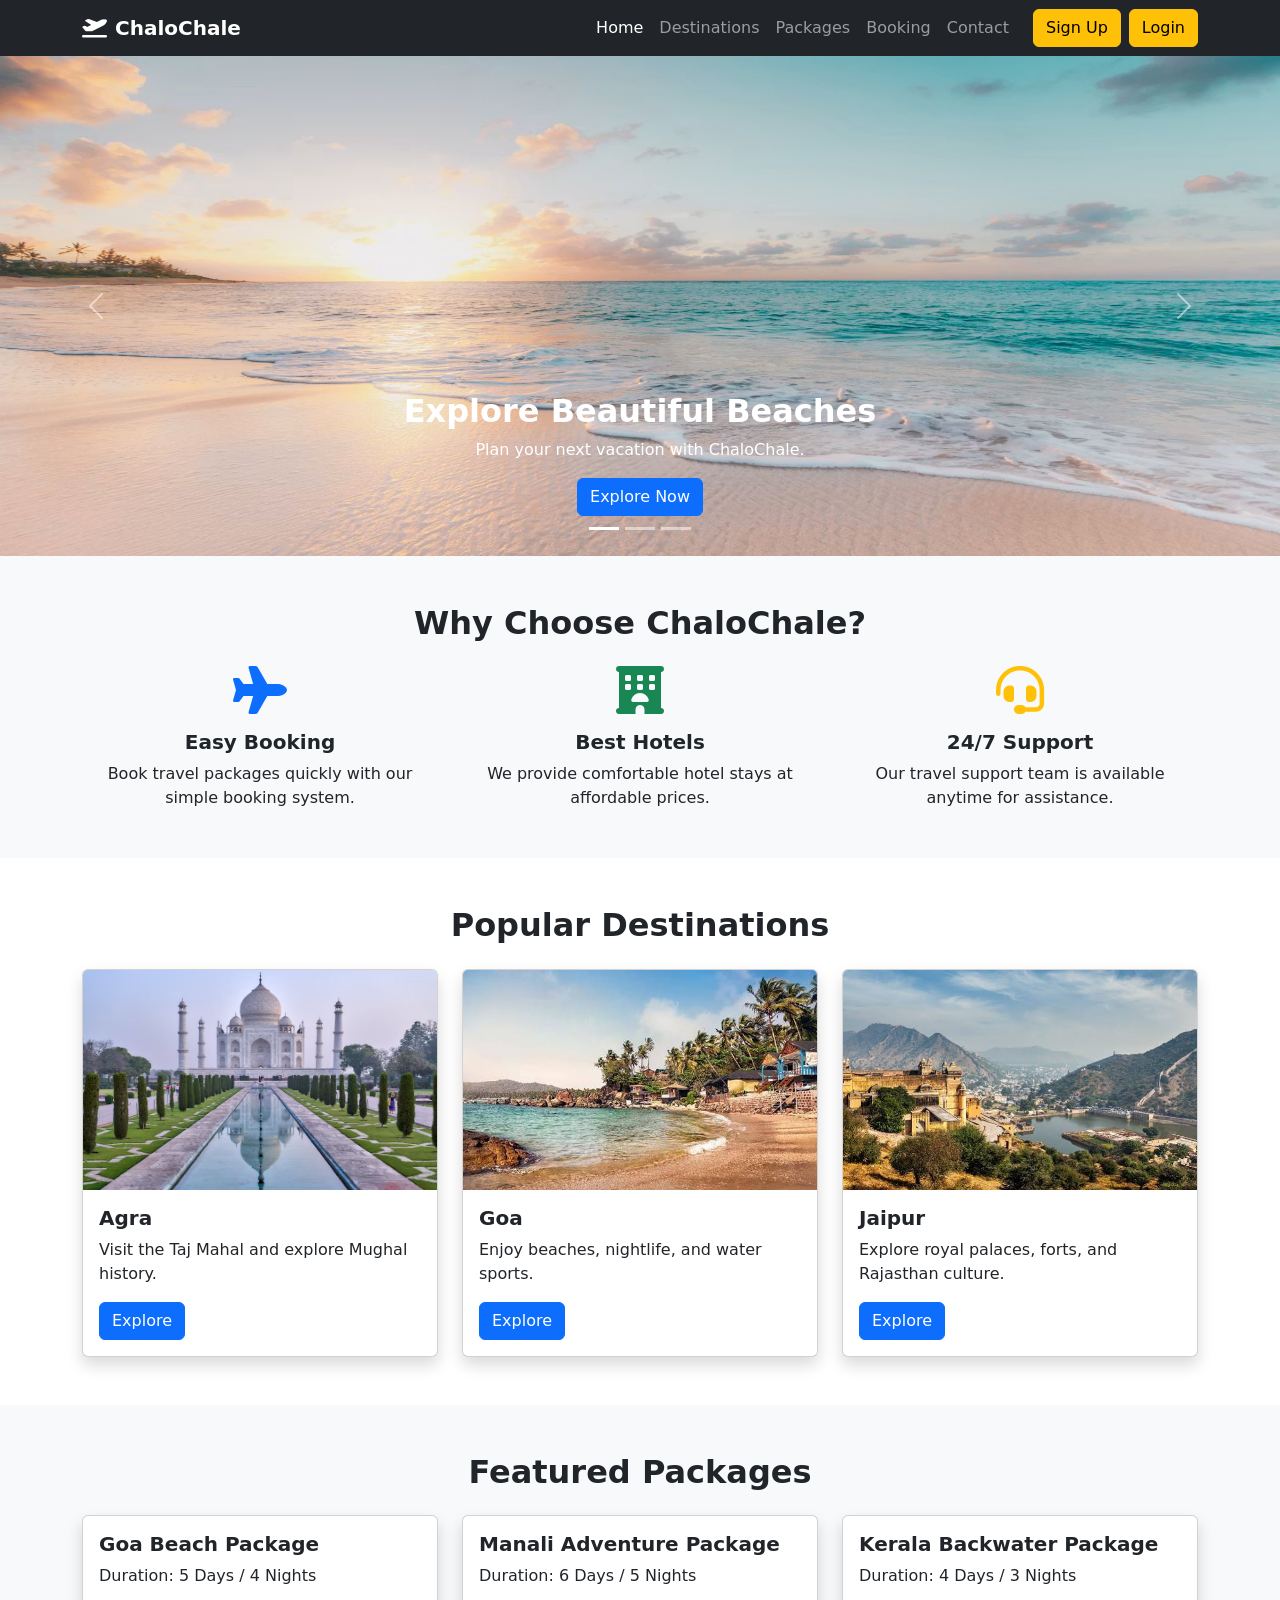
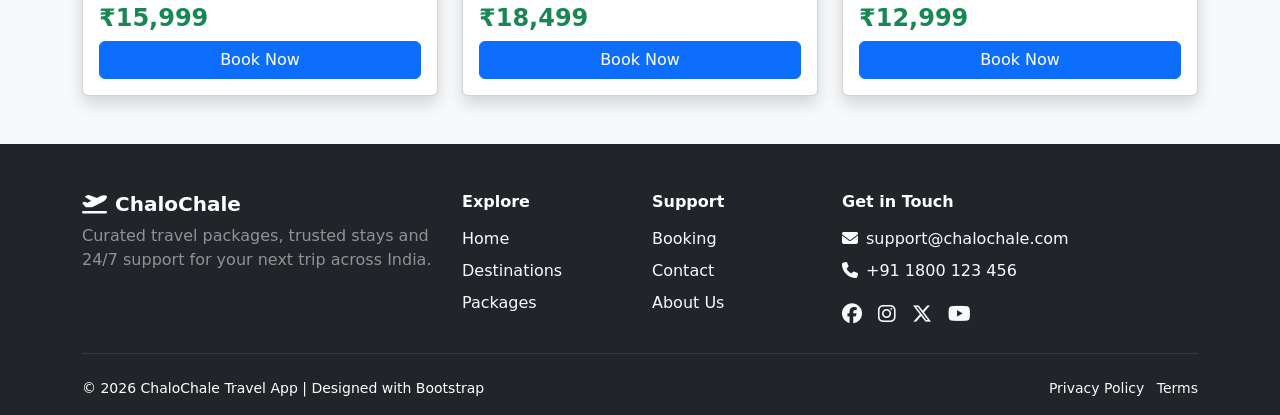
<file: index.html>
<!DOCTYPE html>
<html lang="en">

<head>
    <meta charset="UTF-8">
    <meta name="viewport" content="width=device-width, initial-scale=1.0">
    <title>ChaloChale</title>
    <link href="https://cdn.jsdelivr.net/npm/bootstrap@5.3.8/dist/css/bootstrap.min.css" rel="stylesheet"
        integrity="sha384-sRIl4kxILFvY47J16cr9ZwB07vP4J8+LH7qKQnuqkuIAvNWLzeN8tE5YBujZqJLB" crossorigin="anonymous">
    <link rel="stylesheet" href="css/style.css">
    <link rel="stylesheet" href="https://cdnjs.cloudflare.com/ajax/libs/font-awesome/6.7.2/css/all.min.css">
</head>

<body>
    <!-- Navbar Start -->
    <div class="container-fluid p-0">
        <nav class="navbar navbar-expand-lg navbar-dark bg-dark">
            <div class="container">
                <a class="navbar-brand fw-bold" href="index.html"><i
                        class="fa-solid fa-plane-departure me-2"></i>ChaloChale</a>
                <button class="navbar-toggler" type="button" data-bs-toggle="collapse" data-bs-target="#navbarNav"
                    aria-controls="navbarNav" aria-expanded="false" aria-label="Toggle navigation">
                    <span class="navbar-toggler-icon"></span>
                </button>
                <div class="collapse navbar-collapse" id="navbarNav">
                    <ul class="navbar-nav ms-auto">
                        <li class="nav-item"><a class="nav-link active" href="index.html">Home</a></li>
                        <li class="nav-item"><a class="nav-link" href="destinations.html">Destinations</a></li>
                        <li class="nav-item"><a class="nav-link" href="Packages.html">Packages</a></li>
                        <li class="nav-item"><a class="nav-link" href="booking.html">Booking</a></li>
                        <li class="nav-item"><a class="nav-link" href="contact.html">Contact</a></li>
                    </ul>
                    <div class="d-flex gap-2 ms-lg-3 mt-3 mt-lg-0">
                        <a href="signup.html" class="btn btn-warning">Sign Up</a>
                        <a href="login.html" class="btn btn-warning">Login</a>
                    </div>
                </div>
            </div>
        </nav>
    </div>
    <!-- Navbar End -->

    <!-- Carousel Start -->
    <div class="row">
        <div class="col-md-12">
            <div id="travelCarousel" class="carousel slide" data-bs-ride="carousel">
                <div class="carousel-indicators">
                    <button type="button" data-bs-target="#travelCarousel" data-bs-slide-to="0" class="active"></button>
                    <button type="button" data-bs-target="#travelCarousel" data-bs-slide-to="1"></button>
                    <button type="button" data-bs-target="#travelCarousel" data-bs-slide-to="2"></button>
                </div>
                <div class="carousel-inner">
                    <div class="carousel-item active">
                        <img src="images/beach.jpg"
                            class="d-block w-100" height="500" alt="Beach">
                        <div class="carousel-caption">
                            <h2 class="fw-bold">Explore Beautiful Beaches</h2>
                            <p>Plan your next vacation with ChaloChale.</p>
                            <button class="btn btn-primary">Explore Now</button>
                        </div>
                    </div>
                    <div class="carousel-item">
                        <img src="images/mountains.jpg"
                            class="d-block w-100" height="500" alt="Mountains">
                        <div class="carousel-caption">
                            <h2 class="fw-bold">Adventure in Mountains</h2>
                            <p>Discover trekking and hiking packages.</p>
                            <button class="btn btn-success">View Packages</button>
                        </div>
                    </div>
                    <div class="carousel-item">
                        <img src="images/city.jpg"
                            class="d-block w-100" height="500" alt="City">
                        <div class="carousel-caption">
                            <h2 class="fw-bold">Enjoy City Tours</h2>
                            <p>Book affordable city travel plans.</p>
                            <button class="btn btn-warning">Book Trip</button>
                        </div>
                    </div>
                </div>
                <button class="carousel-control-prev" type="button" data-bs-target="#travelCarousel"
                    data-bs-slide="prev">
                    <span class="carousel-control-prev-icon"></span>
                </button>
                <button class="carousel-control-next" type="button" data-bs-target="#travelCarousel"
                    data-bs-slide="next">
                    <span class="carousel-control-next-icon"></span>
                </button>
            </div>
        </div>
    </div>
    <!-- Carousel End -->

    <!-- Services Section -->
    <section class="py-5 bg-light">
        <div class="container">
            <h2 class="text-center fw-bold mb-4">Why Choose ChaloChale?</h2>
            <div class="row g-4 text-center">
                <div class="col-12 col-sm-6 col-lg-4">
                    <i class="fa-solid fa-plane fa-3x text-primary mb-3"></i>
                    <h5 class="fw-bold">Easy Booking</h5>
                    <p class="mb-0">Book travel packages quickly with our simple booking system.</p>
                </div>
                <div class="col-12 col-sm-6 col-lg-4">
                    <i class="fa-solid fa-hotel fa-3x text-success mb-3"></i>
                    <h5 class="fw-bold">Best Hotels</h5>
                    <p class="mb-0">We provide comfortable hotel stays at affordable prices.</p>
                </div>
                <div class="col-12 col-sm-6 col-lg-4">
                    <i class="fa-solid fa-headset fa-3x text-warning mb-3"></i>
                    <h5 class="fw-bold">24/7 Support</h5>
                    <p class="mb-0">Our travel support team is available anytime for assistance.</p>
                </div>
            </div>
        </div>
    </section>
    <!-- Services Section End -->

    <!-- Destinations Section -->
    <section class="py-5">
        <div class="container">
            <h2 class="text-center fw-bold mb-4">Popular Destinations</h2>
            <div class="row g-4">
                <div class="col-12 col-sm-6 col-lg-4">
                    <div class="card h-100 shadow">
                        <img src="images/TajMahal.jpg" class="card-img-top" alt="Agra">
                        <div class="card-body d-flex flex-column">
                            <h5 class="card-title fw-bold">Agra</h5>
                            <p class="card-text">Visit the Taj Mahal and explore Mughal history.</p>
                            <a href="#" class="btn btn-primary mt-auto align-self-start">Explore</a>
                        </div>
                    </div>
                </div>
                <div class="col-12 col-sm-6 col-lg-4">
                    <div class="card h-100 shadow">
                        <img src="images/Goa.jpeg" class="card-img-top" alt="Goa">
                        <div class="card-body d-flex flex-column">
                            <h5 class="card-title fw-bold">Goa</h5>
                            <p class="card-text">Enjoy beaches, nightlife, and water sports.</p>
                            <a href="#" class="btn btn-primary mt-auto align-self-start">Explore</a>
                        </div>
                    </div>
                </div>
                <div class="col-12 col-sm-6 col-lg-4">
                    <div class="card h-100 shadow">
                        <img src="images/jaipur.jpg" class="card-img-top" alt="Jaipur">
                        <div class="card-body d-flex flex-column">
                            <h5 class="card-title fw-bold">Jaipur</h5>
                            <p class="card-text">Explore royal palaces, forts, and Rajasthan culture.</p>
                            <a href="#" class="btn btn-primary mt-auto align-self-start">Explore</a>
                        </div>
                    </div>
                </div>
            </div>
        </div>
    </section>
    <!-- Destination Section End -->

    <!-- Packages Section -->
    <section class="py-5 bg-light">
        <div class="container">
            <h2 class="text-center fw-bold mb-4">Featured Packages</h2>
            <div class="row g-4">
                <!-- Goa Package -->
                <div class="col-12 col-sm-6 col-lg-4">
                    <div class="card h-100 shadow">
                        <div class="card-body d-flex flex-column">
                            <h5 class="fw-bold">Goa Beach Package</h5>
                            <p>Duration: 5 Days / 4 Nights</p>
                            <h4 class="text-success fw-bold">₹15,999</h4>
                            <button class="btn btn-primary w-100 mt-auto" data-bs-toggle="modal"
                                data-bs-target="#bookingModal">Book Now</button>
                        </div>
                    </div>
                </div>
                <!-- Manali Package -->
                <div class="col-12 col-sm-6 col-lg-4">
                    <div class="card h-100 shadow">
                        <div class="card-body d-flex flex-column">
                            <h5 class="fw-bold">Manali Adventure Package</h5>
                            <p>Duration: 6 Days / 5 Nights</p>
                            <h4 class="text-success fw-bold">₹18,499</h4>
                            <button class="btn btn-primary w-100 mt-auto" data-bs-toggle="modal"
                                data-bs-target="#bookingModal">Book Now</button>
                        </div>
                    </div>
                </div>
                <!-- Kerala Package -->
                <div class="col-12 col-sm-6 col-lg-4">
                    <div class="card h-100 shadow">
                        <div class="card-body d-flex flex-column">
                            <h5 class="fw-bold">Kerala Backwater Package</h5>
                            <p>Duration: 4 Days / 3 Nights</p>
                            <h4 class="text-success fw-bold">₹12,999</h4>
                            <button class="btn btn-primary w-100 mt-auto" data-bs-toggle="modal"
                                data-bs-target="#bookingModal">Book Now</button>
                        </div>
                    </div>
                </div>
            </div>
        </div>
    </section>
    <!-- Packages Section End -->

    <!-- Booking Modal Start -->
    <div class="modal fade" id="bookingModal" tabindex="-1">
        <div class="modal-dialog modal-lg">
            <div class="modal-content">
                <div class="modal-header bg-primary text-white">
                    <h5 class="modal-title">Book Your Trip</h5>
                    <button type="button" class="btn-close btn-close-white" data-bs-dismiss="modal"></button>
                </div>
                <div class="modal-body">
                    <form>
                        <div class="row">
                            <div class="col-md-6 mb-3">
                                <label class="form-label">Full Name</label>
                                <input type="text" class="form-control" placeholder="Enter your name">
                            </div>
                            <div class="col-md-6 mb-3">
                                <label class="form-label">Email</label>
                                <input type="email" class="form-control" placeholder="Enter email">
                            </div>
                        </div>
                        <div class="row">
                            <div class="col-md-6 mb-3">
                                <label class="form-label">Select Destination</label>
                                <select class="form-select">
                                    <option>Goa</option>
                                    <option>Manali</option>
                                    <option>Kerala</option>
                                    <option>Jaipur</option>
                                </select>
                            </div>
                            <div class="col-md-6 mb-3">
                                <label class="form-label">Travel Date</label>
                                <input type="date" class="form-control">
                            </div>
                        </div>
                        <div class="mb-3">
                            <label class="form-label">Number of People</label>
                            <input type="number" class="form-control" placeholder="Enter number of people">
                        </div>
                        <div class="mb-3">
                            <label class="form-label">Message</label>
                            <textarea class="form-control" rows="3" placeholder="Any special request?"></textarea>
                        </div>
                        <button type="submit" class="btn btn-success w-100">Submit Booking Request</button>
                    </form>
                </div>
            </div>
        </div>
    </div>
    <!-- Booking Modal End -->

    <!-- Footer -->
    <footer class="site-footer bg-dark text-white pt-5 pb-3">
        <div class="container">
            <div class="row g-4">
                <div class="col-12 col-lg-4">
                    <h5 class="fw-bold"><i class="fa-solid fa-plane-departure me-2"></i>ChaloChale</h5>
                    <p class="text-white-50 mb-0">Curated travel packages, trusted stays and 24/7 support for your next
                        trip across India.</p>
                </div>
                <div class="col-6 col-md-3 col-lg-2">
                    <h6 class="fw-bold mb-3">Explore</h6>
                    <ul class="list-unstyled mb-0">
                        <li class="mb-2"><a class="link-light" href="index.html">Home</a></li>
                        <li class="mb-2"><a class="link-light" href="destinations.html">Destinations</a></li>
                        <li class="mb-2"><a class="link-light" href="Packages.html">Packages</a></li>
                    </ul>
                </div>
                <div class="col-6 col-md-3 col-lg-2">
                    <h6 class="fw-bold mb-3">Support</h6>
                    <ul class="list-unstyled mb-0">
                        <li class="mb-2"><a class="link-light" href="booking.html">Booking</a></li>
                        <li class="mb-2"><a class="link-light" href="contact.html">Contact</a></li>
                        <li class="mb-2"><a class="link-light" href="about.html">About Us</a></li>
                    </ul>
                </div>
                <div class="col-12 col-md-6 col-lg-4">
                    <h6 class="fw-bold mb-3">Get in Touch</h6>
                    <ul class="list-unstyled mb-3">
                        <li class="mb-2"><i class="fa-solid fa-envelope me-2"></i><a class="link-light"
                                href="mailto:support@chalochale.com">support@chalochale.com</a></li>
                        <li class="mb-2"><i class="fa-solid fa-phone me-2"></i><a class="link-light"
                                href="tel:+911800123456">+91 1800 123 456</a></li>
                    </ul>
                    <div class="d-flex gap-3 fs-5">
                        <a class="link-light" href="#" aria-label="Facebook"><i class="fa-brands fa-facebook"></i></a>
                        <a class="link-light" href="#" aria-label="Instagram"><i class="fa-brands fa-instagram"></i></a>
                        <a class="link-light" href="#" aria-label="X"><i class="fa-brands fa-x-twitter"></i></a>
                        <a class="link-light" href="#" aria-label="YouTube"><i class="fa-brands fa-youtube"></i></a>
                    </div>
                </div>
            </div>
            <hr class="border-secondary my-4">
            <div
                class="d-flex flex-column flex-sm-row justify-content-between align-items-center gap-2 text-center text-sm-start">
                <p class="mb-0 small">&copy; 2026 ChaloChale Travel App | Designed with Bootstrap</p>
                <ul class="list-inline mb-0 small">
                    <li class="list-inline-item"><a class="link-light" href="#">Privacy Policy</a></li>
                    <li class="list-inline-item"><a class="link-light" href="#">Terms</a></li>
                </ul>
            </div>
        </div>
    </footer>

    <script src="https://cdn.jsdelivr.net/npm/bootstrap@5.3.8/dist/js/bootstrap.bundle.min.js"
        integrity="sha384-FKyoEForCGlyvwx9Hj09JcYn3nv7wiPVlz7YYwJrWVcXK/BmnVDxM+D2scQbITxI"
        crossorigin="anonymous"></script>
</body>

</html>
</file>
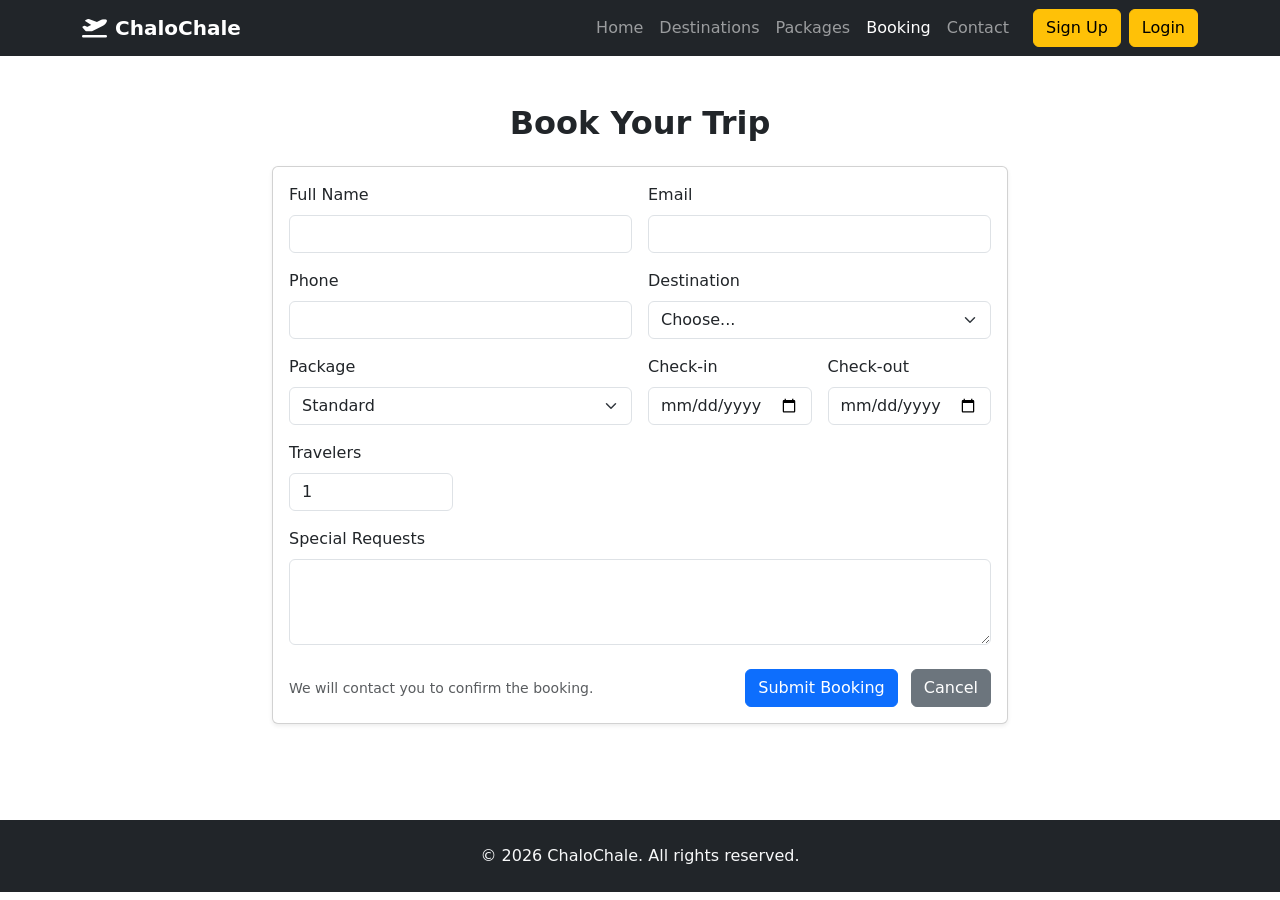
<file: booking.html>
﻿<!DOCTYPE html>
<html lang="en">

<head>
    <meta charset="UTF-8">
    <meta name="viewport" content="width=device-width, initial-scale=1.0">
    <title>Booking - ChaloChale</title>
    <link href="https://cdn.jsdelivr.net/npm/bootstrap@5.3.8/dist/css/bootstrap.min.css" rel="stylesheet"
        integrity="sha384-sRIl4kxILFvY47J16cr9ZwB07vP4J8+LH7qKQnuqkuIAvNWLzeN8tE5YBujZqJLB" crossorigin="anonymous">
    <link rel="stylesheet" href="css/style.css">
    <link rel="stylesheet" href="https://cdnjs.cloudflare.com/ajax/libs/font-awesome/6.7.2/css/all.min.css">
</head>

<body>
    <!-- Navbar Start -->
    <div class="container-fluid p-0">
        <nav class="navbar navbar-expand-lg navbar-dark bg-dark">
            <div class="container">
                <a class="navbar-brand fw-bold" href="index.html"><i class="fa-solid fa-plane-departure me-2"></i>ChaloChale</a>
                <button class="navbar-toggler" type="button" data-bs-toggle="collapse" data-bs-target="#navbarNav"
                    aria-controls="navbarNav" aria-expanded="false" aria-label="Toggle navigation">
                    <span class="navbar-toggler-icon"></span>
                </button>
                <div class="collapse navbar-collapse" id="navbarNav">
                    <ul class="navbar-nav ms-auto">
                        <li class="nav-item"><a class="nav-link" href="index.html">Home</a></li>
                        <li class="nav-item"><a class="nav-link" href="destinations.html">Destinations</a></li>
                        <li class="nav-item"><a class="nav-link" href="Packages.html">Packages</a></li>
                        <li class="nav-item"><a class="nav-link active" href="booking.html">Booking</a></li>
                        <li class="nav-item"><a class="nav-link" href="contact.html">Contact</a></li>
                    </ul>
                    <div class="d-flex gap-2 ms-lg-3 mt-3 mt-lg-0">
                        <a href="signup.html" class="btn btn-warning">Sign Up</a>
                        <a href="login.html" class="btn btn-warning">Login</a>
                    </div>
                </div>
            </div>
        </nav>
    </div>
    <!-- Navbar End -->

    <section class="py-5">
        <div class="container">
            <h2 class="text-center fw-bold mb-4">Book Your Trip</h2>
            <div class="row justify-content-center">
                <div class="col-12 col-md-8">
                    <div class="card shadow-sm">
                        <div class="card-body">
                            <form id="bookingForm">
                                <div class="row g-3">
                                    <div class="col-md-6">
                                        <label for="fullName" class="form-label">Full Name</label>
                                        <input type="text" class="form-control" id="fullName" name="fullName" required>
                                    </div>
                                    <div class="col-md-6">
                                        <label for="email" class="form-label">Email</label>
                                        <input type="email" class="form-control" id="email" name="email" required>
                                    </div>
                                    <div class="col-md-6">
                                        <label for="phone" class="form-label">Phone</label>
                                        <input type="tel" class="form-control" id="phone" name="phone" required>
                                    </div>
                                    <div class="col-md-6">
                                        <label for="destination" class="form-label">Destination</label>
                                        <select id="destination" name="destination" class="form-select" required>
                                            <option value="">Choose...</option>
                                            <option>Agra</option>
                                            <option>Goa</option>
                                            <option>Jaipur</option>
                                            <option>Manali</option>
                                            <option>Shimla</option>
                                        </select>
                                    </div>
                                    <div class="col-md-6">
                                        <label for="package" class="form-label">Package</label>
                                        <select id="package" name="package" class="form-select">
                                            <option value="">Standard</option>
                                            <option>Premium</option>
                                            <option>Luxury</option>
                                        </select>
                                    </div>
                                    <div class="col-md-3">
                                        <label for="checkin" class="form-label">Check-in</label>
                                        <input type="date" class="form-control" id="checkin" name="checkin" required>
                                    </div>
                                    <div class="col-md-3">
                                        <label for="checkout" class="form-label">Check-out</label>
                                        <input type="date" class="form-control" id="checkout" name="checkout" required>
                                    </div>
                                    <div class="col-md-3">
                                        <label for="travelers" class="form-label">Travelers</label>
                                        <input type="number" class="form-control" id="travelers" name="travelers" min="1" value="1" required>
                                    </div>
                                    <div class="col-md-12">
                                        <label for="requests" class="form-label">Special Requests</label>
                                        <textarea class="form-control" id="requests" name="requests" rows="3"></textarea>
                                    </div>
                                </div>

                                <div class="mt-4 d-flex justify-content-between align-items-center">
                                    <div class="text-muted small">We will contact you to confirm the booking.</div>
                                    <div>
                                        <button type="submit" class="btn btn-primary">Submit Booking</button>
                                        <a href="index.html" class="btn btn-secondary ms-2">Cancel</a>
                                    </div>
                                </div>
                            </form>

                            <div id="bookingAlert" class="alert mt-3 d-none" role="alert"></div>
                        </div>
                    </div>
                </div>
            </div>
        </div>
    </section>

    <!-- Footer Start -->
    <footer class="site-footer bg-dark text-light py-4 mt-5">
        <div class="container text-center">
            <p class="mb-0">&copy; <span id="year"></span> ChaloChale. All rights reserved.</p>
        </div>
    </footer>
    <!-- Footer End -->

    <script src="https://cdn.jsdelivr.net/npm/bootstrap@5.3.8/dist/js/bootstrap.bundle.min.js" integrity="sha384-ENjdO4Dr2bkBIFxQpeoYz1HIcje39Wm4jDKdf19U8gI4ddQ3GYNS7NTKfAdVQSZe" crossorigin="anonymous"></script>
    <script>
        // Simple client-side handler: show a success message and reset form
        document.getElementById('bookingForm').addEventListener('submit', function (e) {
            e.preventDefault();
            const alertEl = document.getElementById('bookingAlert');
            alertEl.classList.remove('d-none', 'alert-danger');
            alertEl.classList.add('alert-success');
            alertEl.textContent = 'Thank you! Your booking request has been submitted. We will contact you shortly.';
            // Optionally: collect values or send to backend via fetch
            this.reset();
        });

        // set current year in footer
        document.getElementById('year').textContent = new Date().getFullYear();
    </script>
</body>

</html>
</file>
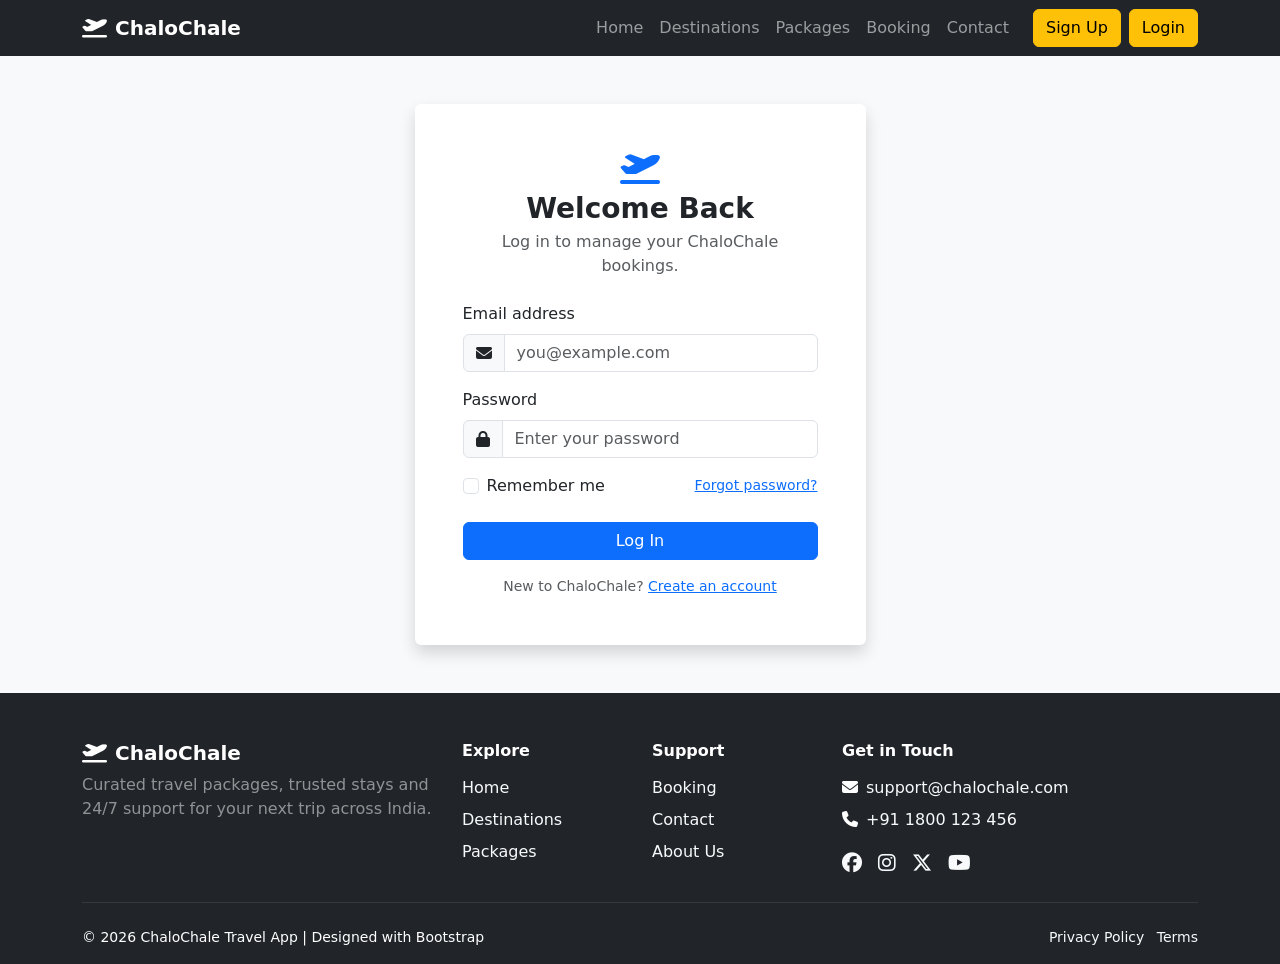
<file: login.html>
<!DOCTYPE html>
<html lang="en">
 
<head>
    <meta charset="UTF-8">
    <meta name="viewport" content="width=device-width, initial-scale=1.0">
    <title>Login | ChaloChale</title>
    <link href="https://cdn.jsdelivr.net/npm/bootstrap@5.3.8/dist/css/bootstrap.min.css" rel="stylesheet"
        integrity="sha384-sRIl4kxILFvY47J16cr9ZwB07vP4J8+LH7qKQnuqkuIAvNWLzeN8tE5YBujZqJLB" crossorigin="anonymous">
    <link rel="stylesheet" href="css/style.css">
    <link rel="stylesheet" href="https://cdnjs.cloudflare.com/ajax/libs/font-awesome/6.7.2/css/all.min.css">
</head>
 
<body>
    <!-- Navbar Start -->
    <div class="container-fluid p-0">
        <nav class="navbar navbar-expand-lg navbar-dark bg-dark">
            <div class="container">
                <a class="navbar-brand fw-bold" href="index.html"><i
                        class="fa-solid fa-plane-departure me-2"></i>ChaloChale</a>
                <button class="navbar-toggler" type="button" data-bs-toggle="collapse" data-bs-target="#navbarNav"
                    aria-controls="navbarNav" aria-expanded="false" aria-label="Toggle navigation">
                    <span class="navbar-toggler-icon"></span>
                </button>
                <div class="collapse navbar-collapse" id="navbarNav">
                    <ul class="navbar-nav ms-auto">
                        <li class="nav-item"><a class="nav-link" href="index.html">Home</a></li>
                        <li class="nav-item"><a class="nav-link" href="destinations.html">Destinations</a></li>
                        <li class="nav-item"><a class="nav-link" href="Packages.html">Packages</a></li>
                        <li class="nav-item"><a class="nav-link" href="booking.html">Booking</a></li>
                        <li class="nav-item"><a class="nav-link" href="contact.html">Contact</a></li>
                    </ul>
                    <div class="d-flex gap-2 ms-lg-3 mt-3 mt-lg-0">
                        <a href="signup.html" class="btn btn-warning">Sign Up</a>
                        <a href="login.html" class="btn btn-warning">Login</a>
                    </div>
                </div>
            </div>
        </nav>
    </div>
    <!-- Navbar End -->
 
    <!-- Login Section -->
    <section class="py-5 bg-light">
        <div class="container">
            <div class="row justify-content-center">
                <div class="col-12 col-sm-10 col-md-8 col-lg-5">
                    <div class="card shadow border-0">
                        <div class="card-body p-4 p-sm-5">
                            <div class="text-center mb-4">
                                <i class="fa-solid fa-plane-departure fa-2x text-primary mb-2"></i>
                                <h1 class="h3 fw-bold mb-1">Welcome Back</h1>
                                <p class="text-muted mb-0">Log in to manage your ChaloChale bookings.</p>
                            </div>
                            <form class="needs-validation" novalidate>
                                <div class="mb-3">
                                    <label for="loginEmail" class="form-label">Email address</label>
                                    <div class="input-group has-validation">
                                        <span class="input-group-text"><i class="fa-solid fa-envelope"></i></span>
                                        <input type="email" class="form-control" id="loginEmail"
                                            placeholder="you@example.com" autocomplete="email" required>
                                        <div class="invalid-feedback">Please enter a valid email address.</div>
                                    </div>
                                </div>
                                <div class="mb-3">
                                    <label for="loginPassword" class="form-label">Password</label>
                                    <div class="input-group has-validation">
                                        <span class="input-group-text"><i class="fa-solid fa-lock"></i></span>
                                        <input type="password" class="form-control" id="loginPassword"
                                            placeholder="Enter your password" autocomplete="current-password"
                                            minlength="8" required>
                                        <div class="invalid-feedback">Password must be at least 8 characters.</div>
                                    </div>
                                </div>
                                <div
                                    class="d-flex flex-column flex-sm-row justify-content-between align-items-sm-center gap-2 mb-4">
                                    <div class="form-check mb-0">
                                        <input class="form-check-input" type="checkbox" id="rememberMe">
                                        <label class="form-check-label" for="rememberMe">Remember me</label>
                                    </div>
                                    <a href="#" class="small">Forgot password?</a>
                                </div>
                                <button type="submit" class="btn btn-primary w-100 mb-3">Log In</button>
                                <p class="text-center text-muted small mb-0">New to ChaloChale?
                                    <a href="signup.html">Create an account</a>
                                </p>
                            </form>
                        </div>
                    </div>
                </div>
            </div>
        </div>
    </section>
    <!-- Login Section End -->
 
    <!-- Footer -->
    <footer class="site-footer bg-dark text-white pt-5 pb-3">
        <div class="container">
            <div class="row g-4">
                <div class="col-12 col-lg-4">
                    <h5 class="fw-bold"><i class="fa-solid fa-plane-departure me-2"></i>ChaloChale</h5>
                    <p class="text-white-50 mb-0">Curated travel packages, trusted stays and 24/7 support for your next
                        trip across India.</p>
                </div>
                <div class="col-6 col-md-3 col-lg-2">
                    <h6 class="fw-bold mb-3">Explore</h6>
                    <ul class="list-unstyled mb-0">
                        <li class="mb-2"><a class="link-light" href="index.html">Home</a></li>
                        <li class="mb-2"><a class="link-light" href="destinations.html">Destinations</a></li>
                        <li class="mb-2"><a class="link-light" href="Packages.html">Packages</a></li>
                    </ul>
                </div>
                <div class="col-6 col-md-3 col-lg-2">
                    <h6 class="fw-bold mb-3">Support</h6>
                    <ul class="list-unstyled mb-0">
                        <li class="mb-2"><a class="link-light" href="booking.html">Booking</a></li>
                        <li class="mb-2"><a class="link-light" href="contact.html">Contact</a></li>
                        <li class="mb-2"><a class="link-light" href="about.html">About Us</a></li>
                    </ul>
                </div>
                <div class="col-12 col-md-6 col-lg-4">
                    <h6 class="fw-bold mb-3">Get in Touch</h6>
                    <ul class="list-unstyled mb-3">
                        <li class="mb-2"><i class="fa-solid fa-envelope me-2"></i><a class="link-light"
                                href="mailto:support@chalochale.com">support@chalochale.com</a></li>
                        <li class="mb-2"><i class="fa-solid fa-phone me-2"></i><a class="link-light"
                                href="tel:+911800123456">+91 1800 123 456</a></li>
                    </ul>
                    <div class="d-flex gap-3 fs-5">
                        <a class="link-light" href="#" aria-label="Facebook"><i class="fa-brands fa-facebook"></i></a>
                        <a class="link-light" href="#" aria-label="Instagram"><i class="fa-brands fa-instagram"></i></a>
                        <a class="link-light" href="#" aria-label="X"><i class="fa-brands fa-x-twitter"></i></a>
                        <a class="link-light" href="#" aria-label="YouTube"><i class="fa-brands fa-youtube"></i></a>
                    </div>
                </div>
            </div>
            <hr class="border-secondary my-4">
            <div
                class="d-flex flex-column flex-sm-row justify-content-between align-items-center gap-2 text-center text-sm-start">
                <p class="mb-0 small">&copy; 2026 ChaloChale Travel App | Designed with Bootstrap</p>
                <ul class="list-inline mb-0 small">
                    <li class="list-inline-item"><a class="link-light" href="#">Privacy Policy</a></li>
                    <li class="list-inline-item"><a class="link-light" href="#">Terms</a></li>
                </ul>
            </div>
        </div>
    </footer>
 
    <script src="js/script.js"></script>
    <script src="https://cdn.jsdelivr.net/npm/bootstrap@5.3.8/dist/js/bootstrap.bundle.min.js"
        integrity="sha384-FKyoEForCGlyvwx9Hj09JcYn3nv7wiPVlz7YYwJrWVcXK/BmnVDxM+D2scQbITxI"
        crossorigin="anonymous"></script>
</body>
 
</html>
</file>
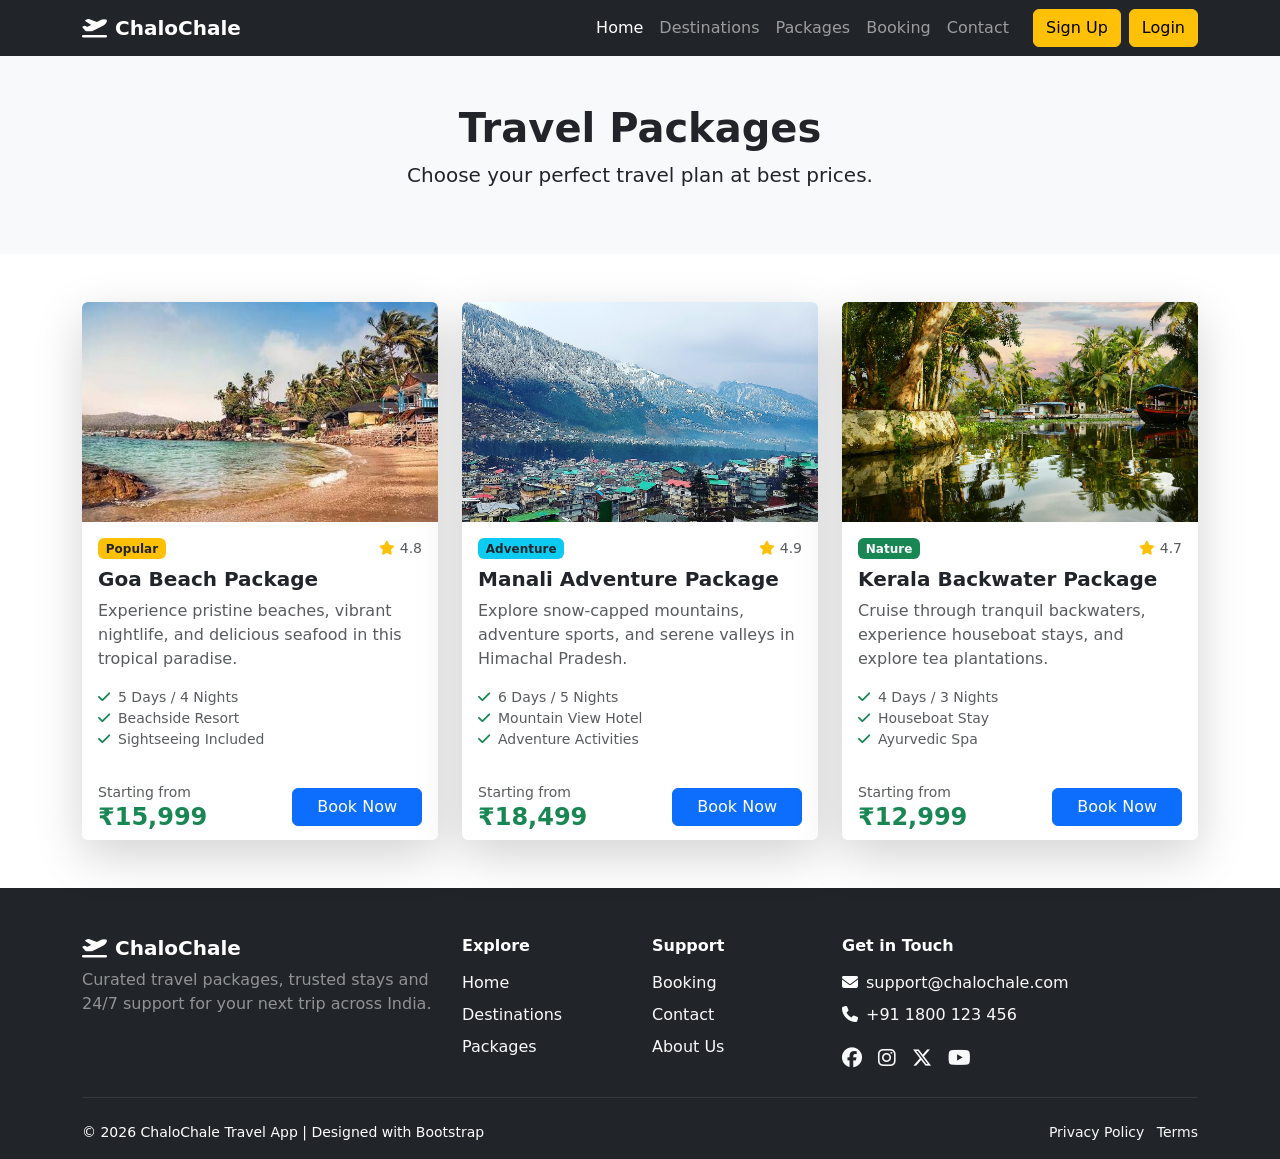
<file: Packages.html>
<!DOCTYPE html>
<html lang="en">
<head>
    <meta charset="UTF-8">
    <meta name="viewport" content="width=device-width, initial-scale=1.0">
    <title>Destinations</title>
    <link href="https://cdn.jsdelivr.net/npm/bootstrap@5.3.8/dist/css/bootstrap.min.css" rel="stylesheet" integrity="sha384-sRIl4kxILFvY47J16cr9ZwB07vP4J8+LH7qKQnuqkuIAvNWLzeN8tE5YBujZqJLB" crossorigin="anonymous">
    <link rel="stylesheet" href="css/style.css">
    <link rel="stylesheet" href="https://cdnjs.cloudflare.com/ajax/libs/font-awesome/6.7.2/css/all.min.css">
</head>
<body>
    <!-- Navbar Start -->
    <div class="container-fluid p-0">
        <nav class="navbar navbar-expand-lg navbar-dark bg-dark">
            <div class="container">
                <a class="navbar-brand fw-bold" href="index.html"><i class="fa-solid fa-plane-departure me-2"></i>ChaloChale</a>
                <button class="navbar-toggler" type="button" data-bs-toggle="collapse" data-bs-target="#navbarNav" aria-controls="navbarNav" aria-expanded="false" aria-label="Toggle navigation">
                    <span class="navbar-toggler-icon"></span>
                </button>
                <div class="collapse navbar-collapse" id="navbarNav">
                    <ul class="navbar-nav ms-auto">
                        <li class="nav-item"><a class="nav-link active" href="index.html">Home</a></li>
                        <li class="nav-item"><a class="nav-link" href="destinations.html">Destinations</a></li>
                        <li class="nav-item"><a class="nav-link" href="Packages.html">Packages</a></li>
                        <li class="nav-item"><a class="nav-link" href="booking.html">Booking</a></li>
                        <li class="nav-item"><a class="nav-link" href="contact.html">Contact</a></li>
                    </ul>
                    <div class="d-flex gap-2 ms-lg-3 mt-3 mt-lg-0">
                        <a href="signup.html" class="btn btn-warning">Sign Up</a>
                        <a href="login.html" class="btn btn-warning">Login</a>
                    </div>
                </div>
            </div>
        </nav>
    </div>
    <!-- Navbar End -->

    <section class="py-5 bg-light text-center">
        <div class="container">
            <h1 class="fw-bold">Travel Packages</h1>
            <p class="lead">Choose your perfect travel plan at best prices.</p>
        </div>
    </section>

    <section class="py-5">
        <div class="container">
            <div class="row g-4">
                <div class="col-12 col-sm-6 col-lg-4">
                    <div class="card h-100 shadow-lg border-0 overflow-hidden package-card">
                        <img src="images/Goa.jpeg" class="card-img-top" alt="Goa Beach">
                        <div class="card-body">
                            <div class="d-flex justify-content-between align-items-center mb-2">
                                <span class="badge bg-warning text-dark">Popular</span>
                                <span class="text-muted small"><i class="fas fa-star text-warning"></i> 4.8</span>
                            </div>
                            <h5 class="card-title fw-bold">Goa Beach Package</h5>
                            <p class="card-text text-muted">Experience pristine beaches, vibrant nightlife, and delicious seafood in this tropical paradise.</p>
                            <ul class="list-unstyled small text-muted mb-3">
                                <li><i class="fas fa-check text-success me-2"></i>5 Days / 4 Nights</li>
                                <li><i class="fas fa-check text-success me-2"></i>Beachside Resort</li>
                                <li><i class="fas fa-check text-success me-2"></i>Sightseeing Included</li>
                            </ul>
                        </div>
                        <div class="card-footer bg-white border-0 pt-0">
                            <div class="d-flex flex-column flex-sm-row justify-content-between align-items-sm-center gap-2">
                                <div>
                                    <small class="text-muted d-block">Starting from</small>
                                    <h4 class="text-success fw-bold mb-0">₹15,999</h4>
                                </div>
                                <button class="btn btn-primary px-4">Book Now</button>
                            </div>
                        </div>
                    </div>
                </div>

                <div class="col-12 col-sm-6 col-lg-4">
                    <div class="card h-100 shadow-lg border-0 overflow-hidden package-card">
                        <img src="images/manali.jpeg" class="card-img-top" alt="Manali Adventure">
                        <div class="card-body">
                            <div class="d-flex justify-content-between align-items-center mb-2">
                                <span class="badge bg-info text-dark">Adventure</span>
                                <span class="text-muted small"><i class="fas fa-star text-warning"></i> 4.9</span>
                            </div>
                            <h5 class="card-title fw-bold">Manali Adventure Package</h5>
                            <p class="card-text text-muted">Explore snow-capped mountains, adventure sports, and serene valleys in Himachal Pradesh.</p>
                            <ul class="list-unstyled small text-muted mb-3">
                                <li><i class="fas fa-check text-success me-2"></i>6 Days / 5 Nights</li>
                                <li><i class="fas fa-check text-success me-2"></i>Mountain View Hotel</li>
                                <li><i class="fas fa-check text-success me-2"></i>Adventure Activities</li>
                            </ul>
                        </div>
                        <div class="card-footer bg-white border-0 pt-0">
                            <div class="d-flex flex-column flex-sm-row justify-content-between align-items-sm-center gap-2">
                                <div>
                                    <small class="text-muted d-block">Starting from</small>
                                    <h4 class="text-success fw-bold mb-0">₹18,499</h4>
                                </div>
                                <button class="btn btn-primary px-4">Book Now</button>
                            </div>
                        </div>
                    </div>
                </div>

                <div class="col-12 col-sm-6 col-lg-4">
                    <div class="card h-100 shadow-lg border-0 overflow-hidden package-card">
                        <img src="images/kerala.jpg" class="card-img-top" alt="Kerala Backwater">
                        <div class="card-body">
                            <div class="d-flex justify-content-between align-items-center mb-2">
                                <span class="badge bg-success">Nature</span>
                                <span class="text-muted small"><i class="fas fa-star text-warning"></i> 4.7</span>
                            </div>
                            <h5 class="card-title fw-bold">Kerala Backwater Package</h5>
                            <p class="card-text text-muted">Cruise through tranquil backwaters, experience houseboat stays, and explore tea plantations.</p>
                            <ul class="list-unstyled small text-muted mb-3">
                                <li><i class="fas fa-check text-success me-2"></i>4 Days / 3 Nights</li>
                                <li><i class="fas fa-check text-success me-2"></i>Houseboat Stay</li>
                                <li><i class="fas fa-check text-success me-2"></i>Ayurvedic Spa</li>
                            </ul>
                        </div>
                        <div class="card-footer bg-white border-0 pt-0">
                            <div class="d-flex flex-column flex-sm-row justify-content-between align-items-sm-center gap-2">
                                <div>
                                    <small class="text-muted d-block">Starting from</small>
                                    <h4 class="text-success fw-bold mb-0">₹12,999</h4>
                                </div>
                                <button class="btn btn-primary px-4">Book Now</button>
                            </div>
                        </div>
                    </div>
                </div>
            </div>
        </div>
    </section>

    <!-- Footer -->
    <footer class="site-footer bg-dark text-white pt-5 pb-3">
        <div class="container">
            <div class="row g-4">
                <div class="col-12 col-lg-4">
                    <h5 class="fw-bold"><i class="fa-solid fa-plane-departure me-2"></i>ChaloChale</h5>
                    <p class="text-white-50 mb-0">Curated travel packages, trusted stays and 24/7 support for your next
                        trip across India.</p>
                </div>
                <div class="col-6 col-md-3 col-lg-2">
                    <h6 class="fw-bold mb-3">Explore</h6>
                    <ul class="list-unstyled mb-0">
                        <li class="mb-2"><a class="link-light" href="index.html">Home</a></li>
                        <li class="mb-2"><a class="link-light" href="destinations.html">Destinations</a></li>
                        <li class="mb-2"><a class="link-light" href="Packages.html">Packages</a></li>
                    </ul>
                </div>
                <div class="col-6 col-md-3 col-lg-2">
                    <h6 class="fw-bold mb-3">Support</h6>
                    <ul class="list-unstyled mb-0">
                        <li class="mb-2"><a class="link-light" href="booking.html">Booking</a></li>
                        <li class="mb-2"><a class="link-light" href="contact.html">Contact</a></li>
                        <li class="mb-2"><a class="link-light" href="about.html">About Us</a></li>
                    </ul>
                </div>
                <div class="col-12 col-md-6 col-lg-4">
                    <h6 class="fw-bold mb-3">Get in Touch</h6>
                    <ul class="list-unstyled mb-3">
                        <li class="mb-2"><i class="fa-solid fa-envelope me-2"></i><a class="link-light"
                                href="mailto:support@chalochale.com">support@chalochale.com</a></li>
                        <li class="mb-2"><i class="fa-solid fa-phone me-2"></i><a class="link-light"
                                href="tel:+911800123456">+91 1800 123 456</a></li>
                    </ul>
                    <div class="d-flex gap-3 fs-5">
                        <a class="link-light" href="#" aria-label="Facebook"><i class="fa-brands fa-facebook"></i></a>
                        <a class="link-light" href="#" aria-label="Instagram"><i class="fa-brands fa-instagram"></i></a>
                        <a class="link-light" href="#" aria-label="X"><i class="fa-brands fa-x-twitter"></i></a>
                        <a class="link-light" href="#" aria-label="YouTube"><i class="fa-brands fa-youtube"></i></a>
                    </div>
                </div>
            </div>
            <hr class="border-secondary my-4">
            <div
                class="d-flex flex-column flex-sm-row justify-content-between align-items-center gap-2 text-center text-sm-start">
                <p class="mb-0 small">&copy; 2026 ChaloChale Travel App | Designed with Bootstrap</p>
                <ul class="list-inline mb-0 small">
                    <li class="list-inline-item"><a class="link-light" href="#">Privacy Policy</a></li>
                    <li class="list-inline-item"><a class="link-light" href="#">Terms</a></li>
                </ul>
            </div>
        </div>
    </footer>

    <script src="js/script.js"></script>
    <script src="https://cdn.jsdelivr.net/npm/bootstrap@5.3.8/dist/js/bootstrap.bundle.min.js" integrity="sha384-FKyoEForCGlyvwx9Hj09JcYn3nv7wiPVlz7YYwJrWVcXK/BmnVDxM+D2scQbITxI" crossorigin="anonymous"></script>
</body>
</html>
</file>
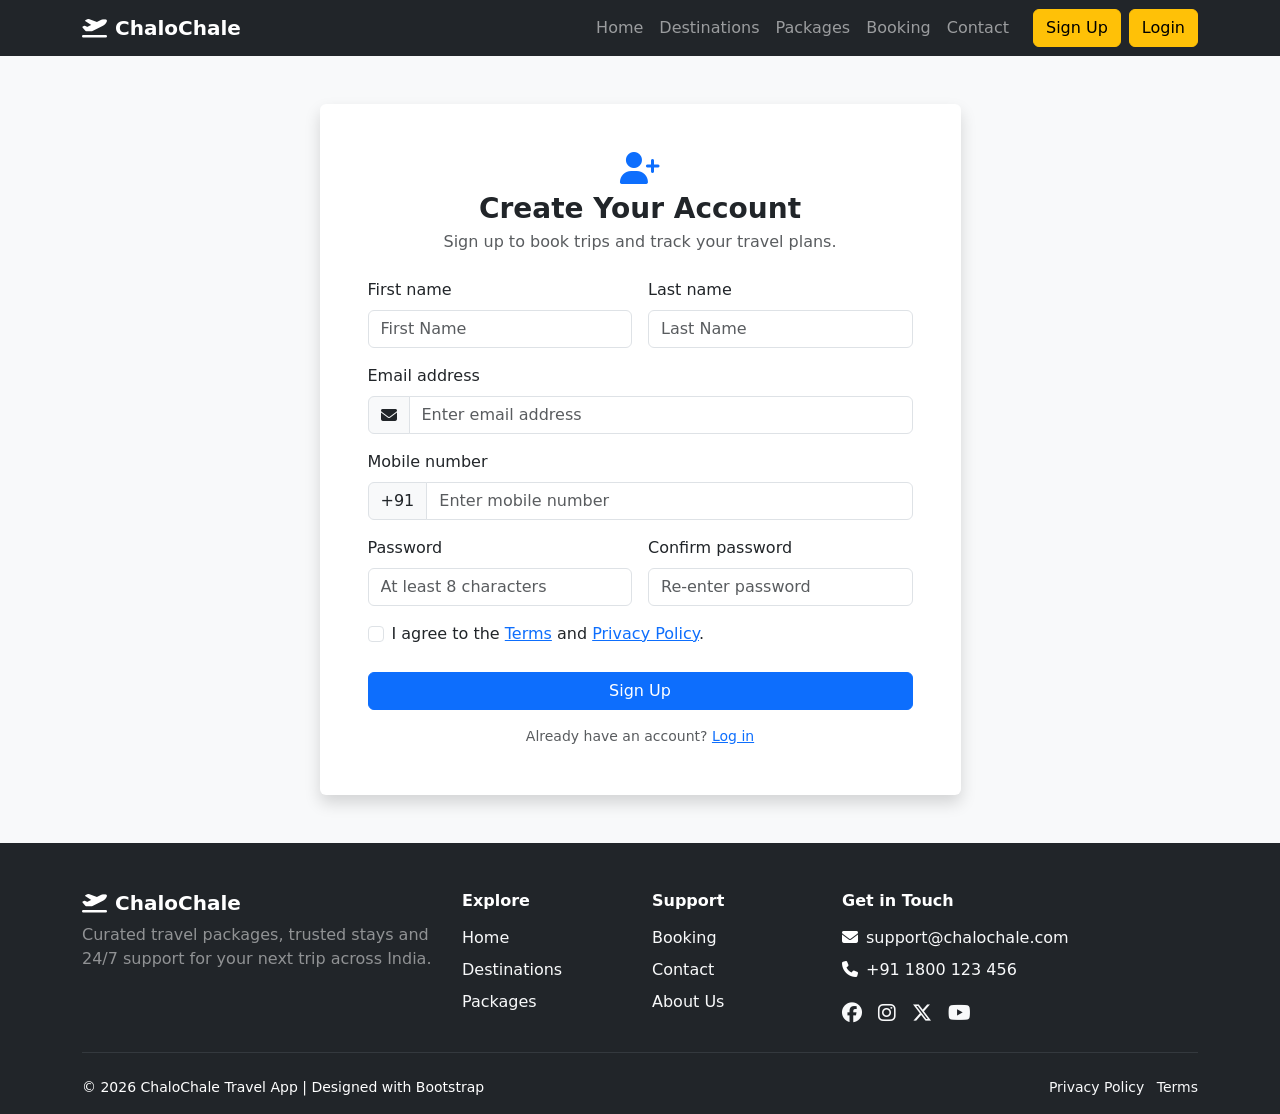
<file: signup.html>
<!DOCTYPE html>
<html lang="en">
 
<head>
    <meta charset="UTF-8">
    <meta name="viewport" content="width=device-width, initial-scale=1.0">
    <title>Sign Up | ChaloChale</title>
    <link href="https://cdn.jsdelivr.net/npm/bootstrap@5.3.8/dist/css/bootstrap.min.css" rel="stylesheet"
        integrity="sha384-sRIl4kxILFvY47J16cr9ZwB07vP4J8+LH7qKQnuqkuIAvNWLzeN8tE5YBujZqJLB" crossorigin="anonymous">
    <link rel="stylesheet" href="css/style.css">
    <link rel="stylesheet" href="https://cdnjs.cloudflare.com/ajax/libs/font-awesome/6.7.2/css/all.min.css">
</head>
 
<body>
    <!-- Navbar Start -->
    <div class="container-fluid p-0">
        <nav class="navbar navbar-expand-lg navbar-dark bg-dark">
            <div class="container">
                <a class="navbar-brand fw-bold" href="index.html"><i
                        class="fa-solid fa-plane-departure me-2"></i>ChaloChale</a>
                <button class="navbar-toggler" type="button" data-bs-toggle="collapse" data-bs-target="#navbarNav"
                    aria-controls="navbarNav" aria-expanded="false" aria-label="Toggle navigation">
                    <span class="navbar-toggler-icon"></span>
                </button>
                <div class="collapse navbar-collapse" id="navbarNav">
                    <ul class="navbar-nav ms-auto">
                        <li class="nav-item"><a class="nav-link" href="index.html">Home</a></li>
                        <li class="nav-item"><a class="nav-link" href="destinations.html">Destinations</a></li>
                        <li class="nav-item"><a class="nav-link" href="Packages.html">Packages</a></li>
                        <li class="nav-item"><a class="nav-link" href="booking.html">Booking</a></li>
                        <li class="nav-item"><a class="nav-link" href="contact.html">Contact</a></li>
                    </ul>
                    <div class="d-flex gap-2 ms-lg-3 mt-3 mt-lg-0">
                        <a href="signup.html" class="btn btn-warning">Sign Up</a>
                        <a href="login.html" class="btn btn-warning">Login</a>
                    </div>
                </div>
            </div>
        </nav>
    </div>
    <!-- Navbar End -->
 
    <!-- Signup Section -->
    <section class="py-5 bg-light">
        <div class="container">
            <div class="row justify-content-center">
                <div class="col-12 col-sm-10 col-md-9 col-lg-7">
                    <div class="card shadow border-0">
                        <div class="card-body p-4 p-sm-5">
                            <div class="text-center mb-4">
                                <i class="fa-solid fa-user-plus fa-2x text-primary mb-2"></i>
                                <h1 class="h3 fw-bold mb-1">Create Your Account</h1>
                                <p class="text-muted mb-0">Sign up to book trips and track your travel plans.</p>
                            </div>
                            <form class="needs-validation" novalidate>
                                <div class="row g-3">
                                    <div class="col-12 col-md-6">
                                        <label for="firstName" class="form-label">First name</label>
                                        <input type="text" class="form-control" id="firstName" placeholder="First Name"
                                            autocomplete="given-name" required>
                                        <div class="invalid-feedback">Please enter your first name.</div>
                                    </div>
                                    <div class="col-12 col-md-6">
                                        <label for="lastName" class="form-label">Last name</label>
                                        <input type="text" class="form-control" id="lastName" placeholder="Last Name"
                                            autocomplete="family-name" required>
                                        <div class="invalid-feedback">Please enter your last name.</div>
                                    </div>
                                    <div class="col-12">
                                        <label for="signupEmail" class="form-label">Email address</label>
                                        <div class="input-group has-validation">
                                            <span class="input-group-text"><i class="fa-solid fa-envelope"></i></span>
                                            <input type="email" class="form-control" id="signupEmail"
                                                placeholder="Enter email address" autocomplete="email" required>
                                            <div class="invalid-feedback">Please enter a valid email address.</div>
                                        </div>
                                    </div>
                                    <div class="col-12">
                                        <label for="signupPhone" class="form-label">Mobile number</label>
                                        <div class="input-group has-validation">
                                            <span class="input-group-text">+91</span>
                                            <input type="tel" class="form-control" id="signupPhone"
                                                placeholder="Enter mobile number" pattern="[0-9]{10}" autocomplete="tel-national"
                                                required>
                                            <div class="invalid-feedback">Enter a 10-digit mobile number.</div>
                                        </div>
                                    </div>
                                    <div class="col-12 col-md-6">
                                        <label for="signupPassword" class="form-label">Password</label>
                                        <input type="password" class="form-control" id="signupPassword"
                                            placeholder="At least 8 characters" autocomplete="new-password"
                                            minlength="8" required>
                                        <div class="invalid-feedback">Password must be at least 8 characters.</div>
                                    </div>
                                    <div class="col-12 col-md-6">
                                        <label for="confirmPassword" class="form-label">Confirm password</label>
                                        <input type="password" class="form-control" id="confirmPassword"
                                            placeholder="Re-enter password" autocomplete="new-password" required>
                                        <div class="invalid-feedback">Passwords do not match.</div>
                                    </div>
                                    <div class="col-12">
                                        <div class="form-check">
                                            <input class="form-check-input" type="checkbox" id="agreeTerms" required>
                                            <label class="form-check-label" for="agreeTerms">I agree to the
                                                <a href="#">Terms</a> and <a href="#">Privacy Policy</a>.</label>
                                            <div class="invalid-feedback">You must accept the terms to continue.</div>
                                        </div>
                                    </div>
                                </div>
                                <button type="submit" class="btn btn-primary w-100 mt-4 mb-3">Sign Up</button>
                                <p class="text-center text-muted small mb-0">Already have an account?
                                    <a href="login.html">Log in</a>
                                </p>
                            </form>
                        </div>
                    </div>
                </div>
            </div>
        </div>
    </section>
    <!-- Signup Section End -->
 
    <!-- Footer -->
    <footer class="site-footer bg-dark text-white pt-5 pb-3">
        <div class="container">
            <div class="row g-4">
                <div class="col-12 col-lg-4">
                    <h5 class="fw-bold"><i class="fa-solid fa-plane-departure me-2"></i>ChaloChale</h5>
                    <p class="text-white-50 mb-0">Curated travel packages, trusted stays and 24/7 support for your next
                        trip across India.</p>
                </div>
                <div class="col-6 col-md-3 col-lg-2">
                    <h6 class="fw-bold mb-3">Explore</h6>
                    <ul class="list-unstyled mb-0">
                        <li class="mb-2"><a class="link-light" href="index.html">Home</a></li>
                        <li class="mb-2"><a class="link-light" href="destinations.html">Destinations</a></li>
                        <li class="mb-2"><a class="link-light" href="Packages.html">Packages</a></li>
                    </ul>
                </div>
                <div class="col-6 col-md-3 col-lg-2">
                    <h6 class="fw-bold mb-3">Support</h6>
                    <ul class="list-unstyled mb-0">
                        <li class="mb-2"><a class="link-light" href="booking.html">Booking</a></li>
                        <li class="mb-2"><a class="link-light" href="contact.html">Contact</a></li>
                        <li class="mb-2"><a class="link-light" href="about.html">About Us</a></li>
                    </ul>
                </div>
                <div class="col-12 col-md-6 col-lg-4">
                    <h6 class="fw-bold mb-3">Get in Touch</h6>
                    <ul class="list-unstyled mb-3">
                        <li class="mb-2"><i class="fa-solid fa-envelope me-2"></i><a class="link-light"
                                href="mailto:support@chalochale.com">support@chalochale.com</a></li>
                        <li class="mb-2"><i class="fa-solid fa-phone me-2"></i><a class="link-light"
                                href="tel:+911800123456">+91 1800 123 456</a></li>
                    </ul>
                    <div class="d-flex gap-3 fs-5">
                        <a class="link-light" href="#" aria-label="Facebook"><i class="fa-brands fa-facebook"></i></a>
                        <a class="link-light" href="#" aria-label="Instagram"><i class="fa-brands fa-instagram"></i></a>
                        <a class="link-light" href="#" aria-label="X"><i class="fa-brands fa-x-twitter"></i></a>
                        <a class="link-light" href="#" aria-label="YouTube"><i class="fa-brands fa-youtube"></i></a>
                    </div>
                </div>
            </div>
            <hr class="border-secondary my-4">
            <div
                class="d-flex flex-column flex-sm-row justify-content-between align-items-center gap-2 text-center text-sm-start">
                <p class="mb-0 small">&copy; 2026 ChaloChale Travel App | Designed with Bootstrap</p>
                <ul class="list-inline mb-0 small">
                    <li class="list-inline-item"><a class="link-light" href="#">Privacy Policy</a></li>
                    <li class="list-inline-item"><a class="link-light" href="#">Terms</a></li>
                </ul>
            </div>
        </div>
    </footer>
 
    <script src="js/script.js"></script>
    <script src="https://cdn.jsdelivr.net/npm/bootstrap@5.3.8/dist/js/bootstrap.bundle.min.js"
        integrity="sha384-FKyoEForCGlyvwx9Hj09JcYn3nv7wiPVlz7YYwJrWVcXK/BmnVDxM+D2scQbITxI"
        crossorigin="anonymous"></script>
</body>
 
</html>
</file>
<file: css/style.css>
/* Cards */
.card-img-top {
    width: 100%;
    height: 220px;
    object-fit: cover;
}
 
@media (max-width: 575.98px) {
    .card-img-top {
        height: 180px;
    }
}
 
.package-card {
    transition: transform .2s ease, box-shadow .2s ease;
}
 
.package-card:hover,
.package-card:focus-within {
    transform: translateY(-4px);
}
 
@media (prefers-reduced-motion: reduce) {
    .package-card {
        transition: none;
    }
 
    .package-card:hover,
    .package-card:focus-within {
        transform: none;
    }
}
 
/* Footer */
.site-footer a {
    text-decoration: none;
}
 
.site-footer a:hover,
.site-footer a:focus {
    text-decoration: underline;
}
</file>
